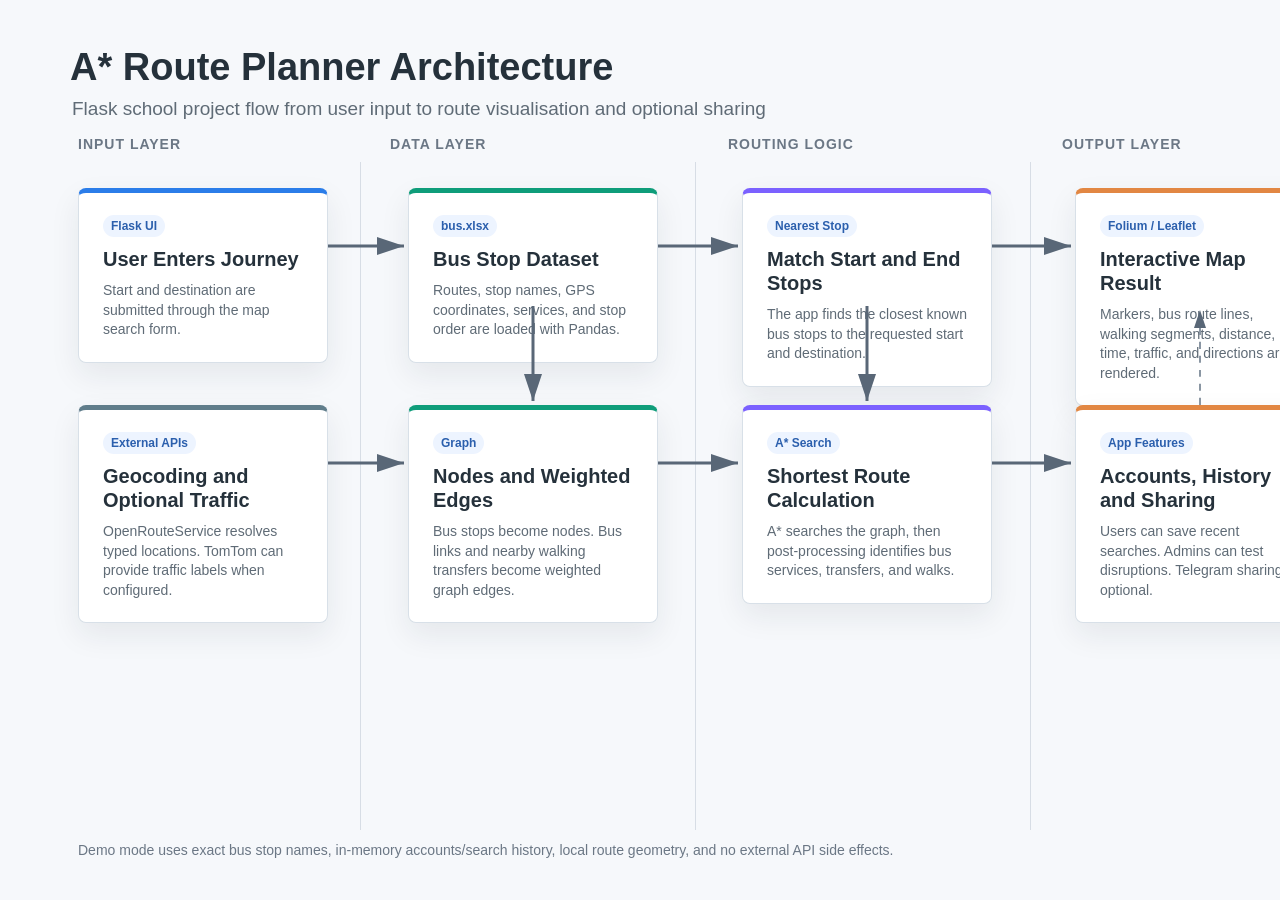
<file: docs/assets/architecture-render.html>
<!doctype html><html><head><meta charset="utf-8"><title>A* Route Planner Architecture</title><style>
html,body{margin:0;width:1400px;height:900px;background:#f6f8fb;font-family:Arial,Helvetica,sans-serif}.page{width:1400px;height:900px;position:relative;overflow:hidden;background:#f6f8fb}.title{position:absolute;left:70px;top:46px;font-size:38px;font-weight:760;color:#25313b}.subtitle{position:absolute;left:72px;top:98px;font-size:19px;color:#5f6b76}.lane{position:absolute;top:162px;bottom:70px;width:1px;background:#d7dde5}.lane-label{position:absolute;top:136px;font-size:14px;font-weight:700;text-transform:uppercase;color:#6b7785;letter-spacing:1px}.box{position:absolute;width:250px;min-height:118px;background:#fff;border:1px solid #d8e0e8;border-radius:8px;box-shadow:0 12px 30px rgba(27,39,51,.08);padding:22px 24px;box-sizing:border-box}.box h3{margin:0 0 10px;font-size:20px;color:#25313b;line-height:1.2}.box p{margin:0;font-size:14px;line-height:1.4;color:#5f6b76}.input{border-top:5px solid #2b7de9}.data{border-top:5px solid #0f9d7a}.logic{border-top:5px solid #7b61ff}.output{border-top:5px solid #e28743}.external{border-top:5px solid #607d8b}.note{position:absolute;left:78px;bottom:42px;font-size:14px;color:#6b7785}.badge{display:inline-block;padding:4px 8px;background:#edf4ff;color:#2b5fad;border-radius:999px;font-size:12px;font-weight:700;margin-bottom:10px}
</style></head><body><div class="page"><div class="title">A* Route Planner Architecture</div><div class="subtitle">Flask school project flow from user input to route visualisation and optional sharing</div>
<div class="lane" style="left:360px"></div><div class="lane" style="left:695px"></div><div class="lane" style="left:1030px"></div><div class="lane-label" style="left:78px">Input Layer</div><div class="lane-label" style="left:390px">Data Layer</div><div class="lane-label" style="left:728px">Routing Logic</div><div class="lane-label" style="left:1062px">Output Layer</div>
<div class="box input" style="left:78px;top:188px"><div class="badge">Flask UI</div><h3>User Enters Journey</h3><p>Start and destination are submitted through the map search form.</p></div>
<div class="box external" style="left:78px;top:405px"><div class="badge">External APIs</div><h3>Geocoding and Optional Traffic</h3><p>OpenRouteService resolves typed locations. TomTom can provide traffic labels when configured.</p></div>
<div class="box data" style="left:408px;top:188px"><div class="badge">bus.xlsx</div><h3>Bus Stop Dataset</h3><p>Routes, stop names, GPS coordinates, services, and stop order are loaded with Pandas.</p></div>
<div class="box data" style="left:408px;top:405px"><div class="badge">Graph</div><h3>Nodes and Weighted Edges</h3><p>Bus stops become nodes. Bus links and nearby walking transfers become weighted graph edges.</p></div>
<div class="box logic" style="left:742px;top:188px"><div class="badge">Nearest Stop</div><h3>Match Start and End Stops</h3><p>The app finds the closest known bus stops to the requested start and destination.</p></div>
<div class="box logic" style="left:742px;top:405px"><div class="badge">A* Search</div><h3>Shortest Route Calculation</h3><p>A* searches the graph, then post-processing identifies bus services, transfers, and walks.</p></div>
<div class="box output" style="left:1075px;top:188px"><div class="badge">Folium / Leaflet</div><h3>Interactive Map Result</h3><p>Markers, bus route lines, walking segments, distance, time, traffic, and directions are rendered.</p></div>
<div class="box output" style="left:1075px;top:405px"><div class="badge">App Features</div><h3>Accounts, History and Sharing</h3><p>Users can save recent searches. Admins can test disruptions. Telegram sharing is optional.</p></div>
<svg width="1400" height="900" style="position:absolute;left:0;top:0;pointer-events:none"><defs><marker id="arrow" markerWidth="10" markerHeight="10" refX="9" refY="3" orient="auto"><path d="M0,0 L0,6 L9,3 z" fill="#596777"/></marker></defs><path d="M328 246 C355 246 372 246 404 246" stroke="#596777" stroke-width="3" fill="none" marker-end="url(#arrow)"/><path d="M328 463 C355 463 372 463 404 463" stroke="#596777" stroke-width="3" fill="none" marker-end="url(#arrow)"/><path d="M533 306 C533 340 533 366 533 401" stroke="#596777" stroke-width="3" fill="none" marker-end="url(#arrow)"/><path d="M658 246 C690 246 708 246 738 246" stroke="#596777" stroke-width="3" fill="none" marker-end="url(#arrow)"/><path d="M658 463 C690 463 708 463 738 463" stroke="#596777" stroke-width="3" fill="none" marker-end="url(#arrow)"/><path d="M867 306 C867 340 867 366 867 401" stroke="#596777" stroke-width="3" fill="none" marker-end="url(#arrow)"/><path d="M992 246 C1024 246 1042 246 1071 246" stroke="#596777" stroke-width="3" fill="none" marker-end="url(#arrow)"/><path d="M992 463 C1024 463 1042 463 1071 463" stroke="#596777" stroke-width="3" fill="none" marker-end="url(#arrow)"/><path d="M1200 405 C1200 356 1200 330 1200 310" stroke="#8a96a3" stroke-width="2" fill="none" marker-end="url(#arrow)" stroke-dasharray="7 7"/></svg>
<div class="note">Demo mode uses exact bus stop names, in-memory accounts/search history, local route geometry, and no external API side effects.</div></div></body></html>
</file>
